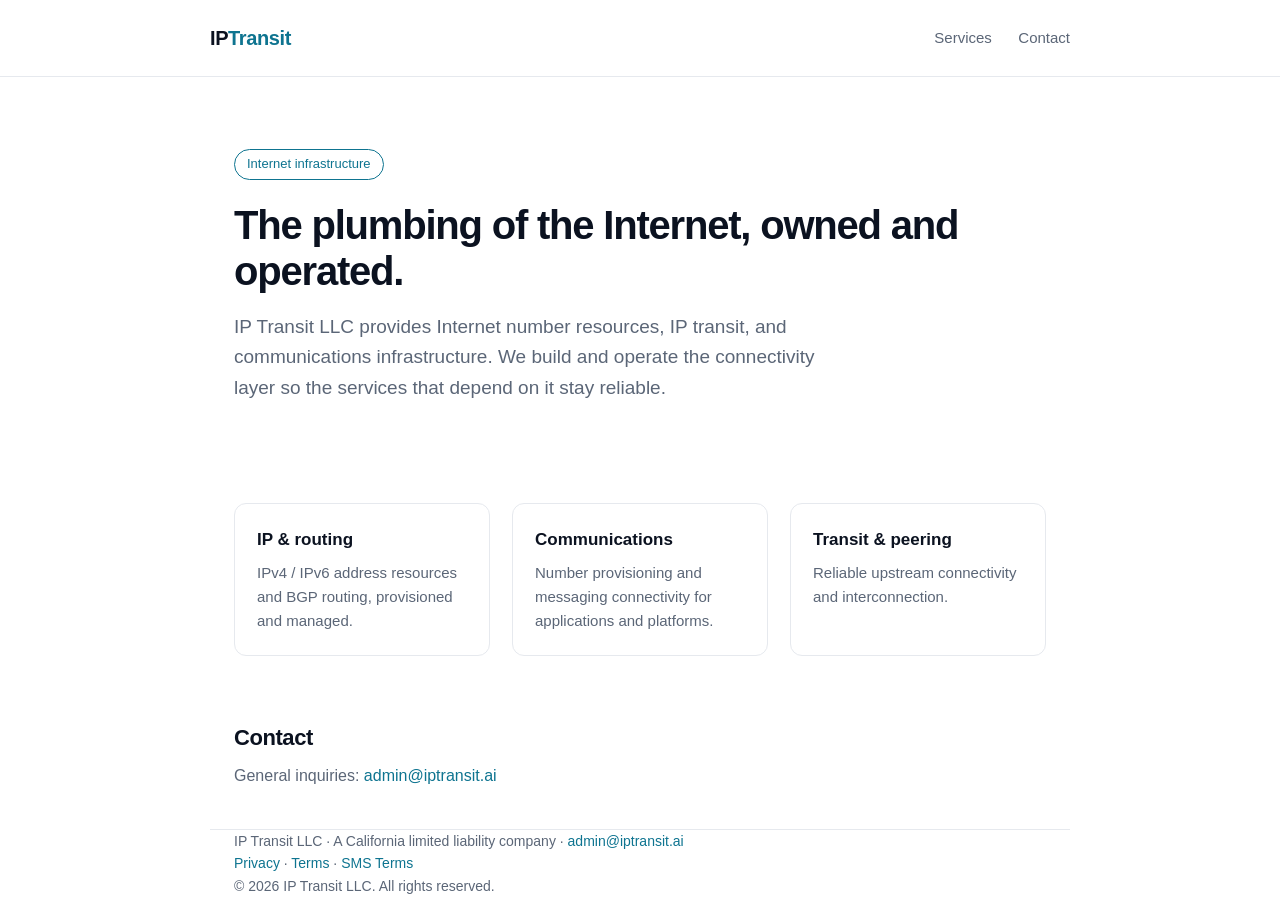
<file: index.html>
<!doctype html>
<html lang="en">
<head>
  <meta charset="utf-8" />
  <meta name="viewport" content="width=device-width, initial-scale=1" />
  <title>IP Transit — Internet Infrastructure</title>
  <meta name="description" content="IP Transit LLC provides Internet number resources, IP transit, and communications infrastructure services." />
  <style>
    :root { --ink:#0b1220; --muted:#5b6677; --accent:#0e7490; --line:#e6e9ee; --bg:#ffffff; }
    * { box-sizing: border-box; }
    body { margin:0; font-family: -apple-system, BlinkMacSystemFont, "Segoe UI", Roboto, Helvetica, Arial, sans-serif; color:var(--ink); background:var(--bg); line-height:1.6; }
    .wrap { max-width: 860px; margin: 0 auto; padding: 0 24px; }
    header { border-bottom:1px solid var(--line); }
    .bar { display:flex; align-items:center; justify-content:space-between; padding:22px 0; }
    .brand { font-weight:700; letter-spacing:-0.02em; font-size:20px; }
    .brand span { color:var(--accent); }
    nav a { color:var(--muted); text-decoration:none; margin-left:22px; font-size:15px; }
    nav a:hover { color:var(--ink); }
    .hero { padding:72px 0 48px; }
    .hero h1 { font-size:40px; line-height:1.15; letter-spacing:-0.03em; margin:0 0 18px; }
    .hero p { font-size:19px; color:var(--muted); max-width:620px; margin:0 0 28px; }
    .pill { display:inline-block; font-size:13px; color:var(--accent); border:1px solid var(--accent); border-radius:999px; padding:4px 12px; margin-bottom:22px; }
    .grid { display:grid; grid-template-columns:repeat(auto-fit,minmax(220px,1fr)); gap:22px; padding:24px 0 56px; }
    .card { border:1px solid var(--line); border-radius:12px; padding:22px; }
    .card h3 { margin:0 0 8px; font-size:17px; }
    .card p { margin:0; color:var(--muted); font-size:15px; }
    footer { border-top:1px solid var(--line); padding:28px 0 48px; color:var(--muted); font-size:14px; }
    footer a { color:var(--accent); text-decoration:none; }
    .contact { padding:8px 0 40px; font-size:16px; }
  </style>
</head>
<body>
  <header>
    <div class="wrap bar">
      <div class="brand">IP<span>Transit</span></div>
      <nav>
        <a href="#services">Services</a>
        <a href="#contact">Contact</a>
      </nav>
    </div>
  </header>

  <main class="wrap">
    <section class="hero">
      <div class="pill">Internet infrastructure</div>
      <h1>The plumbing of the Internet, owned and operated.</h1>
      <p>IP Transit LLC provides Internet number resources, IP transit, and communications infrastructure. We build and operate the connectivity layer so the services that depend on it stay reliable.</p>
    </section>

    <section id="services" class="grid">
      <div class="card">
        <h3>IP &amp; routing</h3>
        <p>IPv4 / IPv6 address resources and BGP routing, provisioned and managed.</p>
      </div>
      <div class="card">
        <h3>Communications</h3>
        <p>Number provisioning and messaging connectivity for applications and platforms.</p>
      </div>
      <div class="card">
        <h3>Transit &amp; peering</h3>
        <p>Reliable upstream connectivity and interconnection.</p>
      </div>
    </section>

    <section id="contact" class="contact">
      <h2 style="font-size:22px;letter-spacing:-0.02em;margin:0 0 8px;">Contact</h2>
      <p style="color:var(--muted);margin:0;">General inquiries: <a href="mailto:admin@iptransit.ai" style="color:var(--accent);text-decoration:none;">admin@iptransit.ai</a></p>
    </section>
  </main>

  <footer class="wrap">
    IP Transit LLC · A California limited liability company · <a href="mailto:admin@iptransit.ai">admin@iptransit.ai</a><br />
    <a href="/privacy.html" style="color:var(--accent);text-decoration:none;">Privacy</a> ·
    <a href="/terms.html" style="color:var(--accent);text-decoration:none;">Terms</a> ·
    <a href="/sms.html" style="color:var(--accent);text-decoration:none;">SMS Terms</a><br />
    &copy; 2026 IP Transit LLC. All rights reserved.
  </footer>
</body>
</html>
</file>
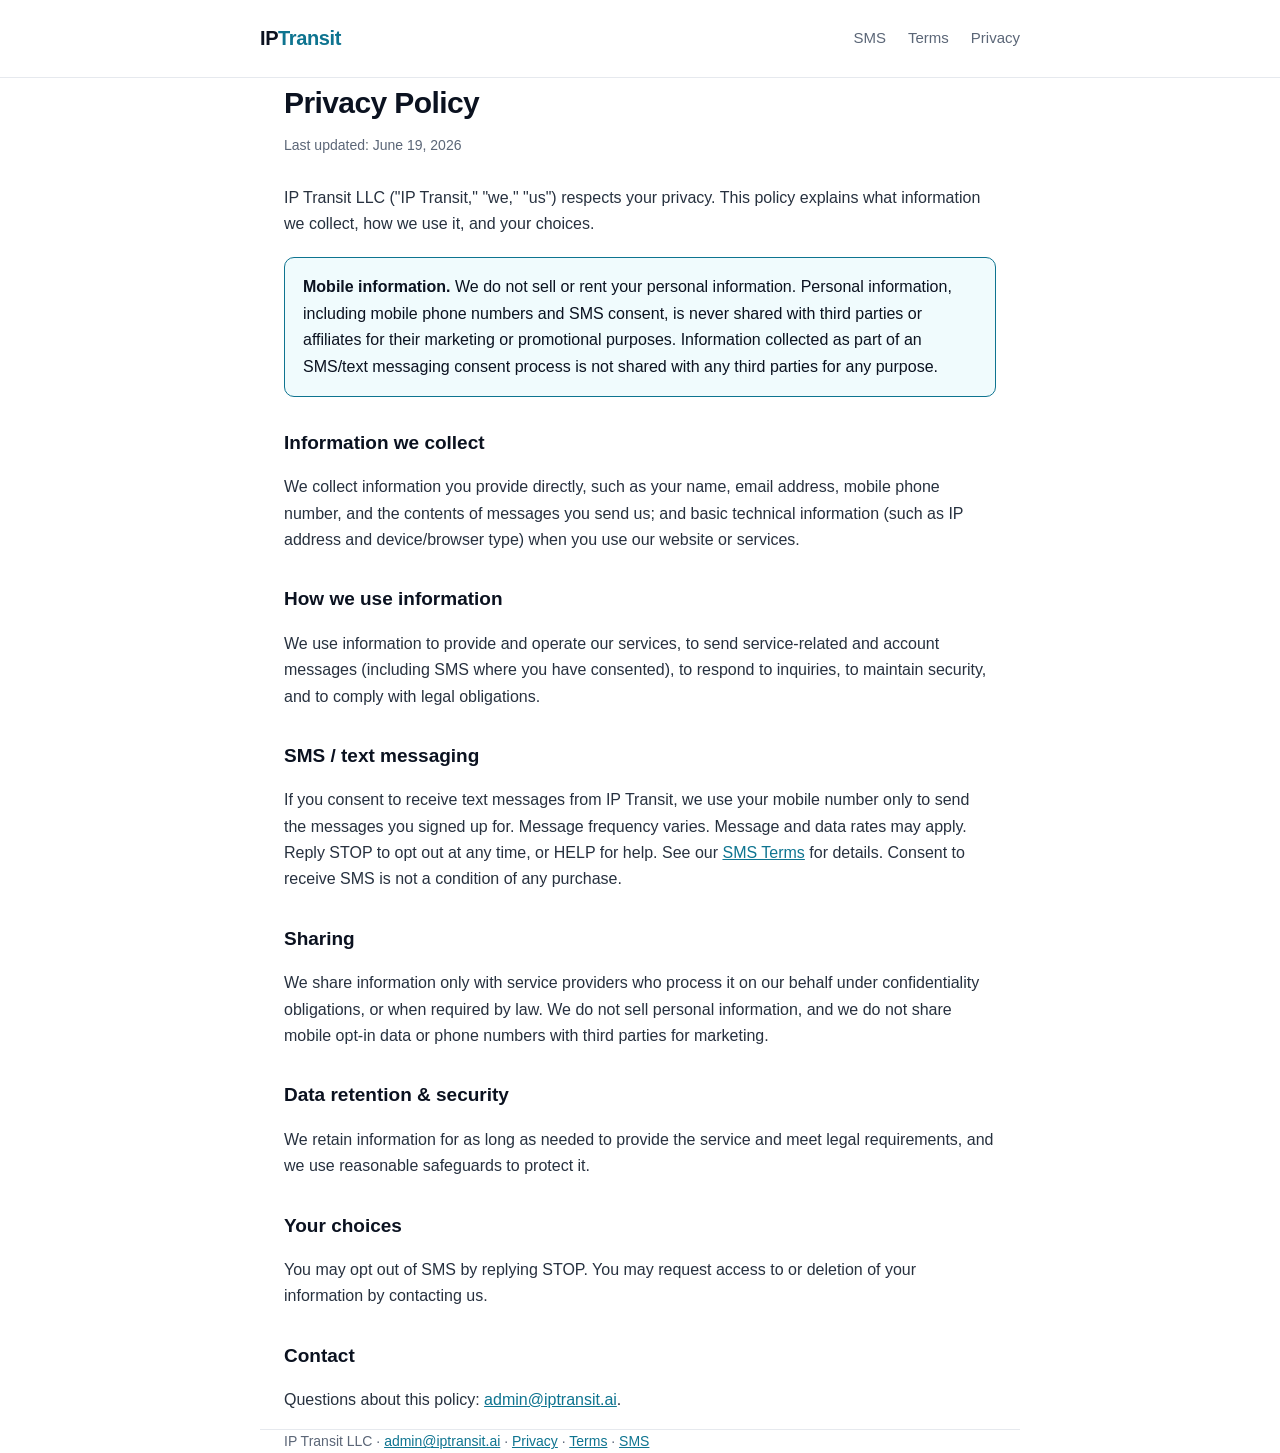
<file: privacy.html>
<!doctype html>
<html lang="en">
<head>
  <meta charset="utf-8" />
  <meta name="viewport" content="width=device-width, initial-scale=1" />
  <title>Privacy Policy — IP Transit</title>
  <meta name="description" content="IP Transit LLC privacy policy, including how we handle mobile and SMS information." />
  <link rel="stylesheet" href="style.css" />
</head>
<body>
  <header>
    <div class="wrap bar">
      <a class="brand" href="/">IP<span>Transit</span></a>
      <nav><a href="/sms.html">SMS</a><a href="/terms.html">Terms</a><a href="/privacy.html">Privacy</a></nav>
    </div>
  </header>
  <main class="wrap">
    <h1>Privacy Policy</h1>
    <p class="updated">Last updated: June 19, 2026</p>

    <p>IP Transit LLC ("IP Transit," "we," "us") respects your privacy. This policy explains what information we collect, how we use it, and your choices.</p>

    <div class="callout">
      <strong>Mobile information.</strong> We do not sell or rent your personal information. Personal information, including mobile phone numbers and SMS consent, is never shared with third parties or affiliates for their marketing or promotional purposes. Information collected as part of an SMS/text messaging consent process is not shared with any third parties for any purpose.
    </div>

    <h2>Information we collect</h2>
    <p>We collect information you provide directly, such as your name, email address, mobile phone number, and the contents of messages you send us; and basic technical information (such as IP address and device/browser type) when you use our website or services.</p>

    <h2>How we use information</h2>
    <p>We use information to provide and operate our services, to send service-related and account messages (including SMS where you have consented), to respond to inquiries, to maintain security, and to comply with legal obligations.</p>

    <h2>SMS / text messaging</h2>
    <p>If you consent to receive text messages from IP Transit, we use your mobile number only to send the messages you signed up for. Message frequency varies. Message and data rates may apply. Reply STOP to opt out at any time, or HELP for help. See our <a href="/sms.html">SMS Terms</a> for details. Consent to receive SMS is not a condition of any purchase.</p>

    <h2>Sharing</h2>
    <p>We share information only with service providers who process it on our behalf under confidentiality obligations, or when required by law. We do not sell personal information, and we do not share mobile opt-in data or phone numbers with third parties for marketing.</p>

    <h2>Data retention &amp; security</h2>
    <p>We retain information for as long as needed to provide the service and meet legal requirements, and we use reasonable safeguards to protect it.</p>

    <h2>Your choices</h2>
    <p>You may opt out of SMS by replying STOP. You may request access to or deletion of your information by contacting us.</p>

    <h2>Contact</h2>
    <p>Questions about this policy: <a href="mailto:admin@iptransit.ai">admin@iptransit.ai</a>.</p>
  </main>
  <footer class="wrap">IP Transit LLC · <a href="mailto:admin@iptransit.ai">admin@iptransit.ai</a> · <a href="/privacy.html">Privacy</a> · <a href="/terms.html">Terms</a> · <a href="/sms.html">SMS</a></footer>
</body>
</html>
</file>
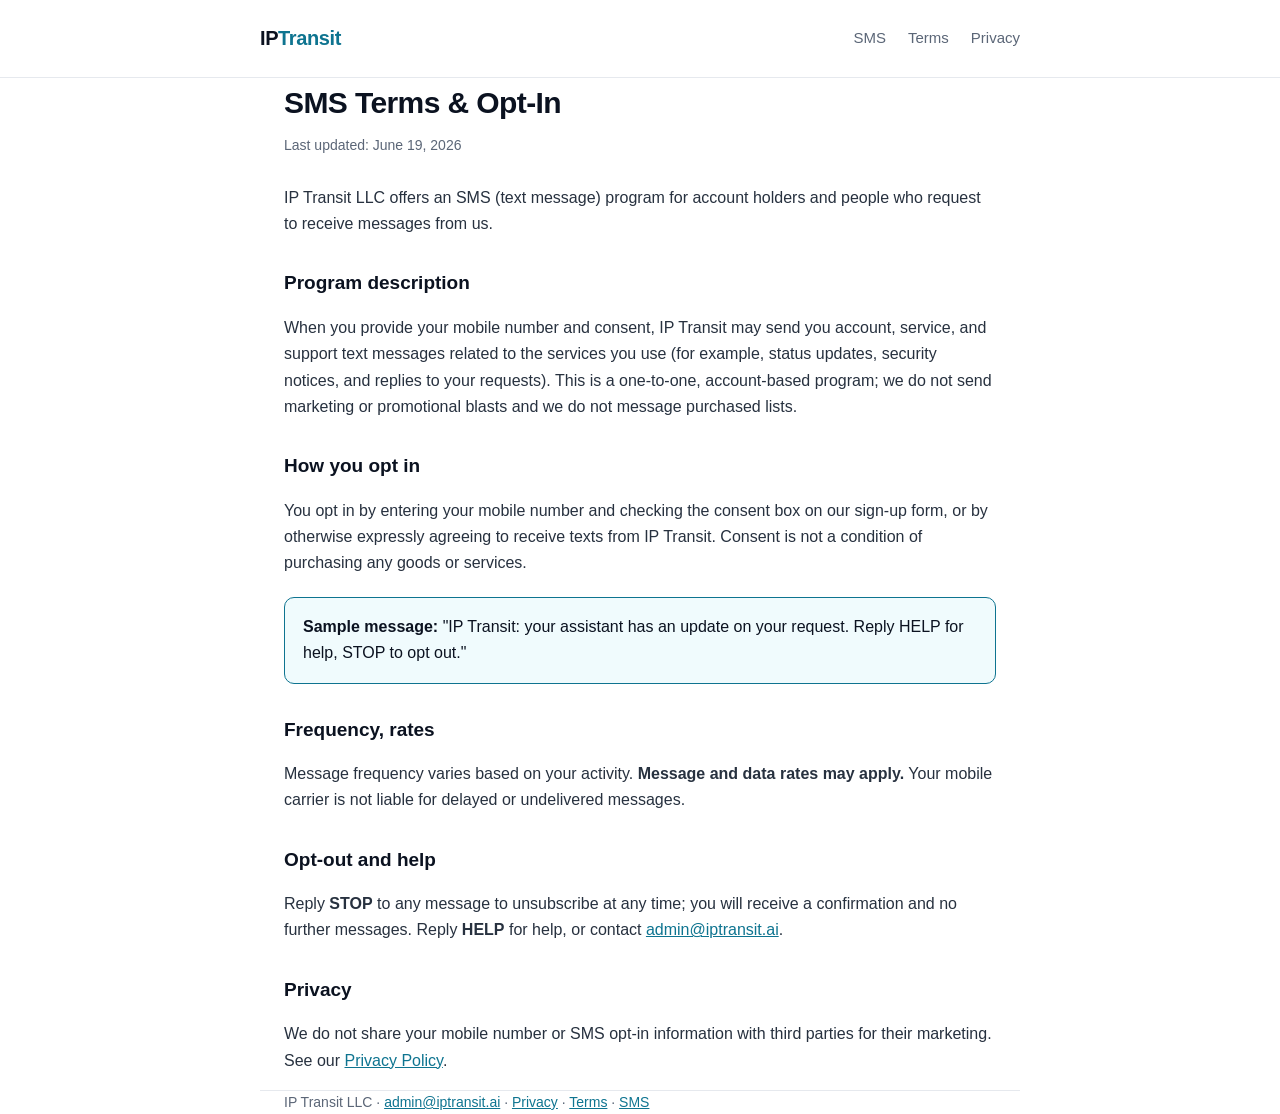
<file: sms.html>
<!doctype html>
<html lang="en">
<head>
  <meta charset="utf-8" />
  <meta name="viewport" content="width=device-width, initial-scale=1" />
  <title>SMS Terms &amp; Opt-In — IP Transit</title>
  <meta name="description" content="IP Transit LLC SMS / text messaging program terms, consent, and opt-out." />
  <link rel="stylesheet" href="style.css" />
</head>
<body>
  <header>
    <div class="wrap bar">
      <a class="brand" href="/">IP<span>Transit</span></a>
      <nav><a href="/sms.html">SMS</a><a href="/terms.html">Terms</a><a href="/privacy.html">Privacy</a></nav>
    </div>
  </header>
  <main class="wrap">
    <h1>SMS Terms &amp; Opt-In</h1>
    <p class="updated">Last updated: June 19, 2026</p>

    <p>IP Transit LLC offers an SMS (text message) program for account holders and people who request to receive messages from us.</p>

    <h2>Program description</h2>
    <p>When you provide your mobile number and consent, IP Transit may send you account, service, and support text messages related to the services you use (for example, status updates, security notices, and replies to your requests). This is a one-to-one, account-based program; we do not send marketing or promotional blasts and we do not message purchased lists.</p>

    <h2>How you opt in</h2>
    <p>You opt in by entering your mobile number and checking the consent box on our sign-up form, or by otherwise expressly agreeing to receive texts from IP Transit. Consent is not a condition of purchasing any goods or services.</p>

    <div class="callout">
      <strong>Sample message:</strong> "IP Transit: your assistant has an update on your request. Reply HELP for help, STOP to opt out."
    </div>

    <h2>Frequency, rates</h2>
    <p>Message frequency varies based on your activity. <strong>Message and data rates may apply.</strong> Your mobile carrier is not liable for delayed or undelivered messages.</p>

    <h2>Opt-out and help</h2>
    <p>Reply <strong>STOP</strong> to any message to unsubscribe at any time; you will receive a confirmation and no further messages. Reply <strong>HELP</strong> for help, or contact <a href="mailto:admin@iptransit.ai">admin@iptransit.ai</a>.</p>

    <h2>Privacy</h2>
    <p>We do not share your mobile number or SMS opt-in information with third parties for their marketing. See our <a href="/privacy.html">Privacy Policy</a>.</p>
  </main>
  <footer class="wrap">IP Transit LLC · <a href="mailto:admin@iptransit.ai">admin@iptransit.ai</a> · <a href="/privacy.html">Privacy</a> · <a href="/terms.html">Terms</a> · <a href="/sms.html">SMS</a></footer>
</body>
</html>
</file>
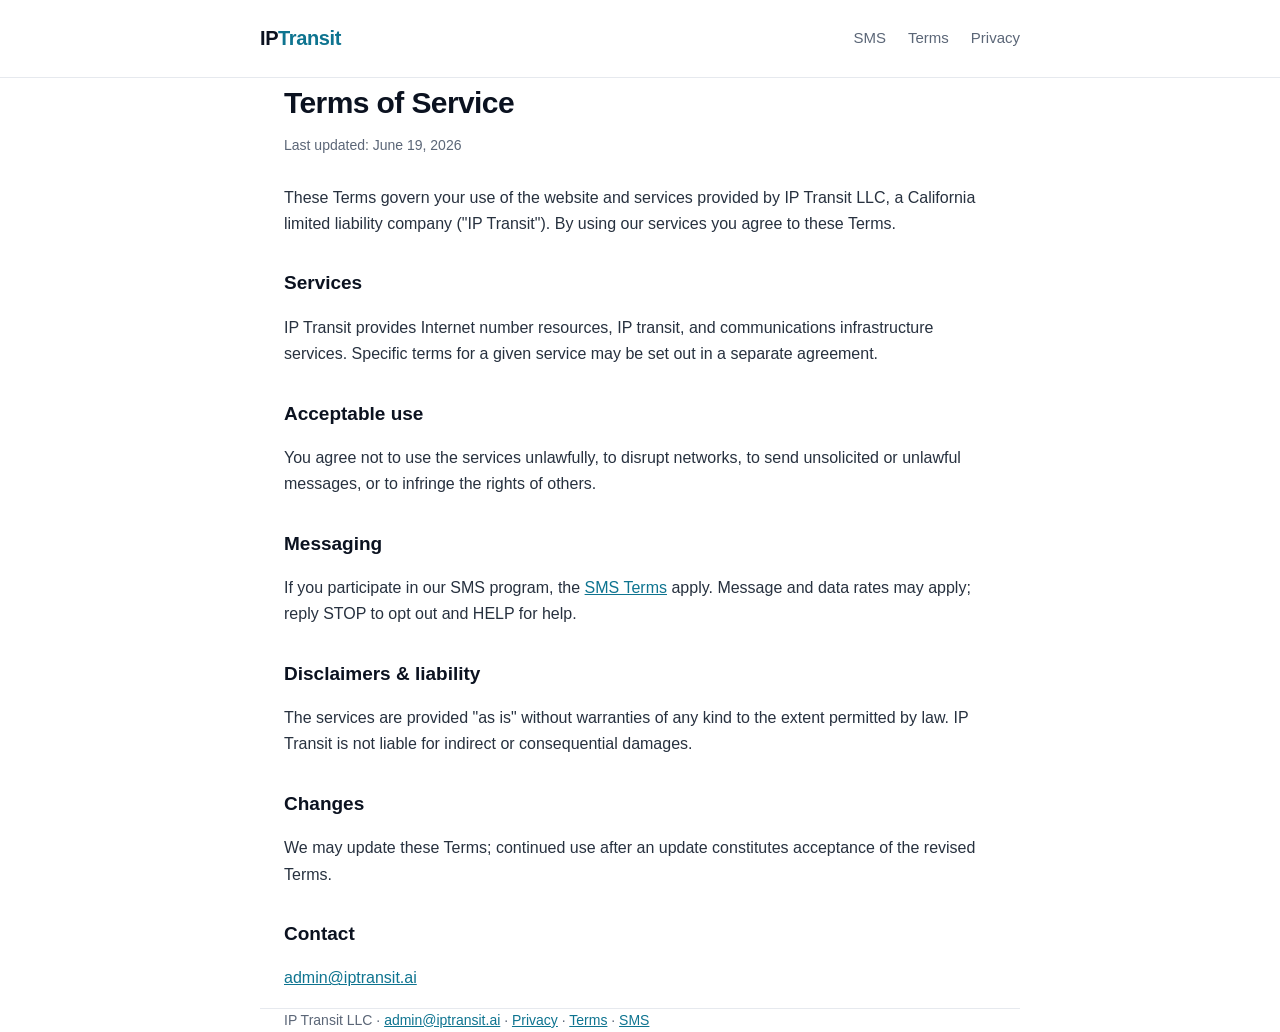
<file: terms.html>
<!doctype html>
<html lang="en">
<head>
  <meta charset="utf-8" />
  <meta name="viewport" content="width=device-width, initial-scale=1" />
  <title>Terms of Service — IP Transit</title>
  <meta name="description" content="IP Transit LLC terms of service." />
  <link rel="stylesheet" href="style.css" />
</head>
<body>
  <header>
    <div class="wrap bar">
      <a class="brand" href="/">IP<span>Transit</span></a>
      <nav><a href="/sms.html">SMS</a><a href="/terms.html">Terms</a><a href="/privacy.html">Privacy</a></nav>
    </div>
  </header>
  <main class="wrap">
    <h1>Terms of Service</h1>
    <p class="updated">Last updated: June 19, 2026</p>

    <p>These Terms govern your use of the website and services provided by IP Transit LLC, a California limited liability company ("IP Transit"). By using our services you agree to these Terms.</p>

    <h2>Services</h2>
    <p>IP Transit provides Internet number resources, IP transit, and communications infrastructure services. Specific terms for a given service may be set out in a separate agreement.</p>

    <h2>Acceptable use</h2>
    <p>You agree not to use the services unlawfully, to disrupt networks, to send unsolicited or unlawful messages, or to infringe the rights of others.</p>

    <h2>Messaging</h2>
    <p>If you participate in our SMS program, the <a href="/sms.html">SMS Terms</a> apply. Message and data rates may apply; reply STOP to opt out and HELP for help.</p>

    <h2>Disclaimers &amp; liability</h2>
    <p>The services are provided "as is" without warranties of any kind to the extent permitted by law. IP Transit is not liable for indirect or consequential damages.</p>

    <h2>Changes</h2>
    <p>We may update these Terms; continued use after an update constitutes acceptance of the revised Terms.</p>

    <h2>Contact</h2>
    <p><a href="mailto:admin@iptransit.ai">admin@iptransit.ai</a></p>
  </main>
  <footer class="wrap">IP Transit LLC · <a href="mailto:admin@iptransit.ai">admin@iptransit.ai</a> · <a href="/privacy.html">Privacy</a> · <a href="/terms.html">Terms</a> · <a href="/sms.html">SMS</a></footer>
</body>
</html>
</file>
<file: style.css>
:root { --ink:#0b1220; --muted:#5b6677; --accent:#0e7490; --line:#e6e9ee; --bg:#ffffff; }
* { box-sizing: border-box; }
body { margin:0; font-family: -apple-system, BlinkMacSystemFont, "Segoe UI", Roboto, Helvetica, Arial, sans-serif; color:var(--ink); background:var(--bg); line-height:1.65; }
.wrap { max-width: 760px; margin: 0 auto; padding: 0 24px; }
header { border-bottom:1px solid var(--line); }
.bar { display:flex; align-items:center; justify-content:space-between; padding:22px 0; }
.brand { font-weight:700; letter-spacing:-0.02em; font-size:20px; text-decoration:none; color:var(--ink); }
.brand span { color:var(--accent); }
nav a { color:var(--muted); text-decoration:none; margin-left:22px; font-size:15px; }
nav a:hover { color:var(--ink); }
main { padding:48px 0 24px; }
h1 { font-size:30px; letter-spacing:-0.02em; margin:0 0 6px; }
.updated { color:var(--muted); font-size:14px; margin:0 0 28px; }
h2 { font-size:19px; margin:30px 0 8px; }
p, li { color:#27313f; font-size:16px; }
.callout { border:1px solid var(--accent); background:#f0fbfd; border-radius:10px; padding:16px 18px; margin:20px 0; }
a { color:var(--accent); }
footer { border-top:1px solid var(--line); padding:26px 0 48px; color:var(--muted); font-size:14px; }
</file>
